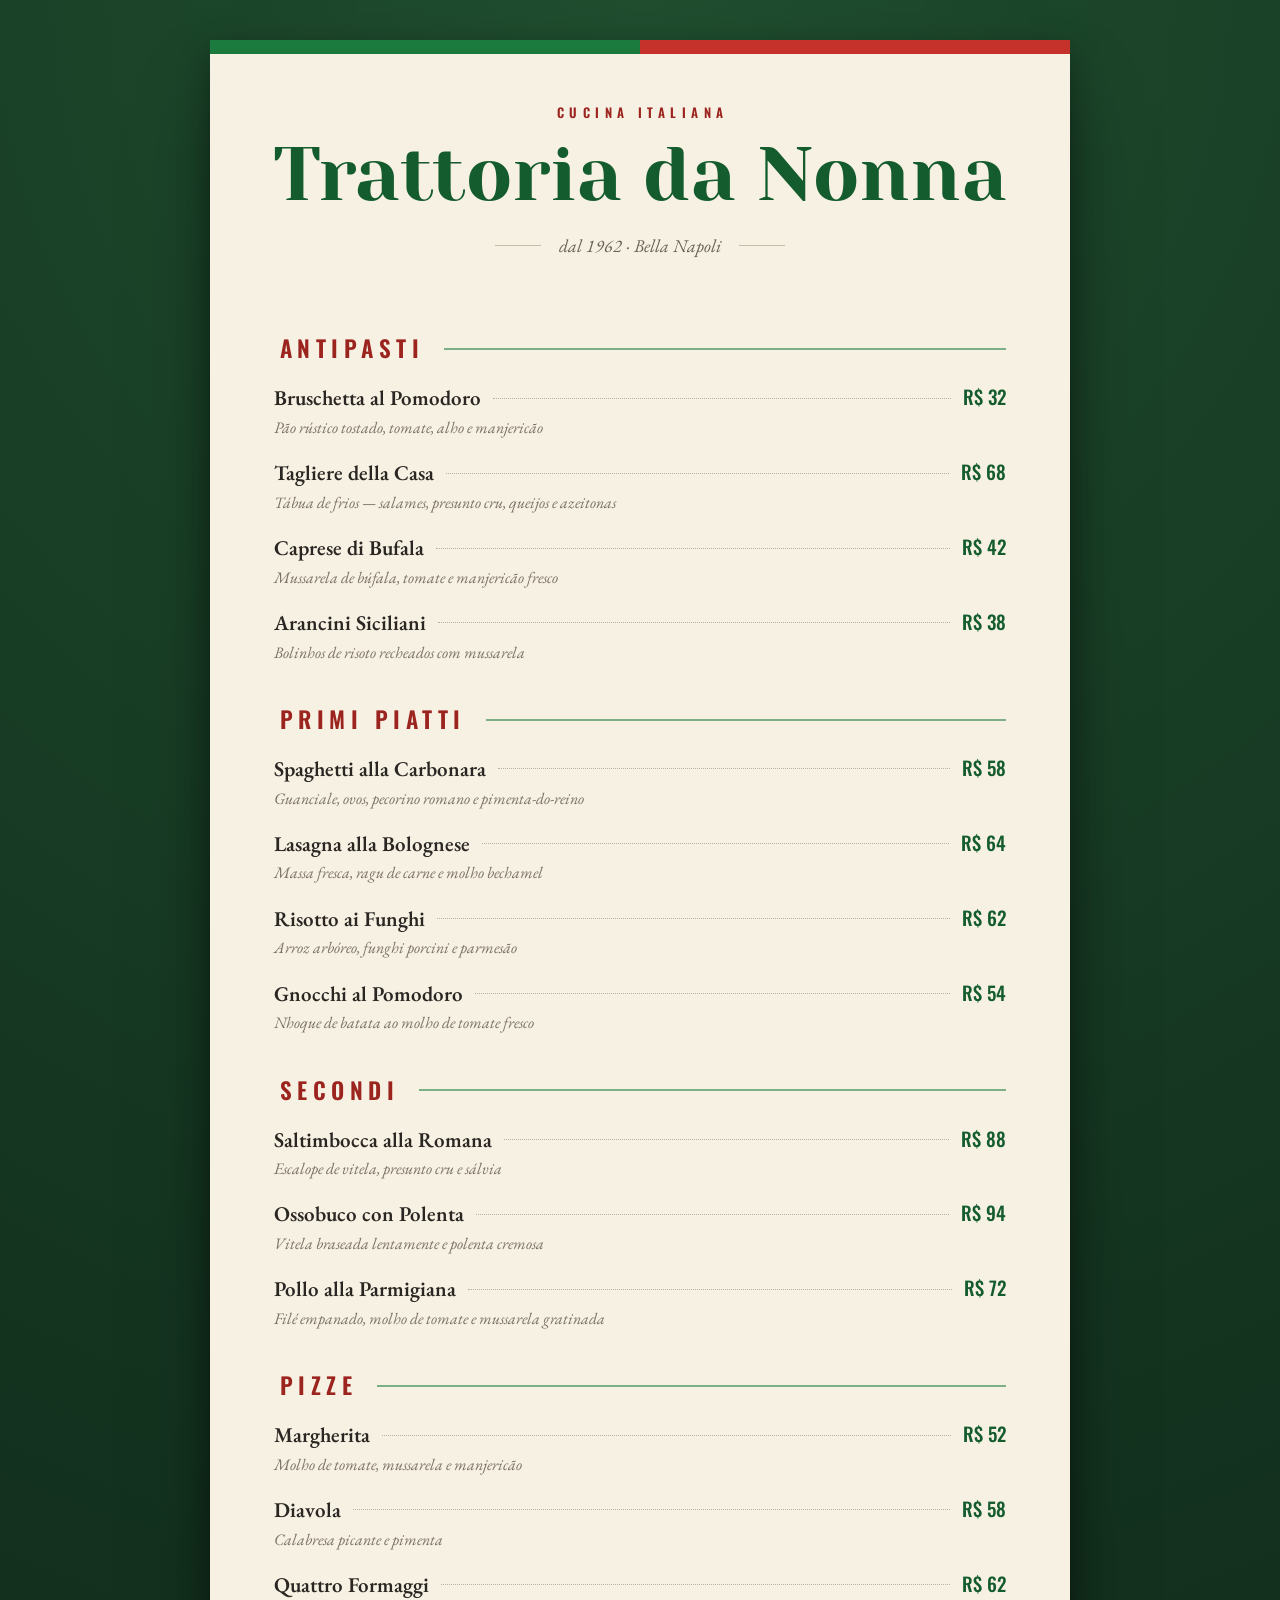
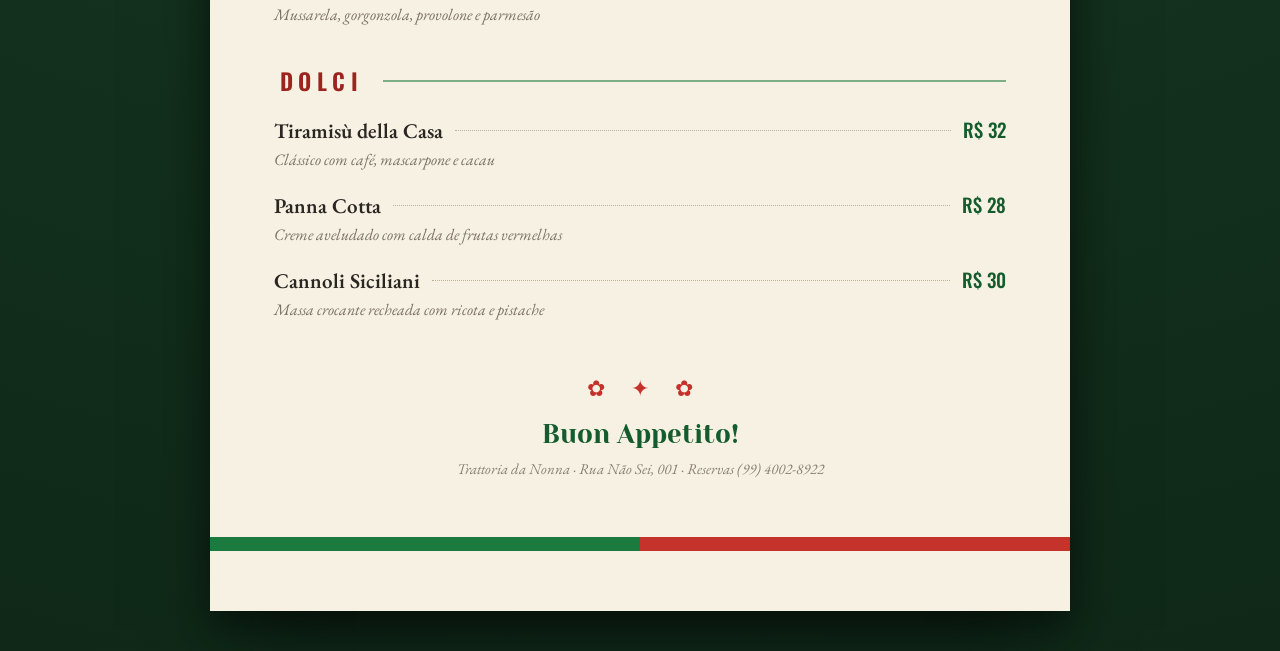
<file: index.html>
<!DOCTYPE html>
<html lang="pt-BR">
<head>
<meta charset="UTF-8" />
<meta name="viewport" content="width=device-width, initial-scale=1.0" />
<title>Trattoria da Nonna — Cardápio</title>
<link rel="preconnect" href="https://fonts.googleapis.com" />
<link rel="preconnect" href="https://fonts.gstatic.com" crossorigin />
<link href="https://fonts.googleapis.com/css2?family=Yeseva+One&family=EB+Garamond:ital,wght@0,400;0,500;0,600;1,400;1,500&family=Oswald:wght@500;600&display=swap" rel="stylesheet" />
<link rel="stylesheet" href="./css/styles.css" />
</head>
<body>

  <article class="menu" data-screen-label="Cardápio — La Bandiera">
    <div class="tricolor"></div>

    <header class="head">
      <div class="crest">Cucina Italiana</div>
      <h1>Trattoria da Nonna</h1>
      <div class="since">dal 1962 · Bella Napoli</div>
    </header>

    <section class="sec">
      <h2>Antipasti</h2>
      <div class="dish"><b>Bruschetta al Pomodoro</b><span>R$ 32</span><i>Pão rústico tostado, tomate, alho e manjericão</i></div>
      <div class="dish"><b>Tagliere della Casa</b><span>R$ 68</span><i>Tábua de frios — salames, presunto cru, queijos e azeitonas</i></div>
      <div class="dish"><b>Caprese di Bufala</b><span>R$ 42</span><i>Mussarela de búfala, tomate e manjericão fresco</i></div>
      <div class="dish"><b>Arancini Siciliani</b><span>R$ 38</span><i>Bolinhos de risoto recheados com mussarela</i></div>
    </section>

    <section class="sec">
      <h2>Primi Piatti</h2>
      <div class="dish"><b>Spaghetti alla Carbonara</b><span>R$ 58</span><i>Guanciale, ovos, pecorino romano e pimenta-do-reino</i></div>
      <div class="dish"><b>Lasagna alla Bolognese</b><span>R$ 64</span><i>Massa fresca, ragu de carne e molho bechamel</i></div>
      <div class="dish"><b>Risotto ai Funghi</b><span>R$ 62</span><i>Arroz arbóreo, funghi porcini e parmesão</i></div>
      <div class="dish"><b>Gnocchi al Pomodoro</b><span>R$ 54</span><i>Nhoque de batata ao molho de tomate fresco</i></div>
    </section>

    <section class="sec">
      <h2>Secondi</h2>
      <div class="dish"><b>Saltimbocca alla Romana</b><span>R$ 88</span><i>Escalope de vitela, presunto cru e sálvia</i></div>
      <div class="dish"><b>Ossobuco con Polenta</b><span>R$ 94</span><i>Vitela braseada lentamente e polenta cremosa</i></div>
      <div class="dish"><b>Pollo alla Parmigiana</b><span>R$ 72</span><i>Filé empanado, molho de tomate e mussarela gratinada</i></div>
    </section>

    <section class="sec">
      <h2>Pizze</h2>
      <div class="dish"><b>Margherita</b><span>R$ 52</span><i>Molho de tomate, mussarela e manjericão</i></div>
      <div class="dish"><b>Diavola</b><span>R$ 58</span><i>Calabresa picante e pimenta</i></div>
      <div class="dish"><b>Quattro Formaggi</b><span>R$ 62</span><i>Mussarela, gorgonzola, provolone e parmesão</i></div>
    </section>

    <section class="sec">
      <h2>Dolci</h2>
      <div class="dish"><b>Tiramisù della Casa</b><span>R$ 32</span><i>Clássico com café, mascarpone e cacau</i></div>
      <div class="dish"><b>Panna Cotta</b><span>R$ 28</span><i>Creme aveludado com calda de frutas vermelhas</i></div>
      <div class="dish"><b>Cannoli Siciliani</b><span>R$ 30</span><i>Massa crocante recheada com ricota e pistache</i></div>
    </section>

    <footer class="foot">
      <div class="orn">✿ ✦ ✿</div>
      <div class="buon">Buon Appetito!</div>
      <p>Trattoria da Nonna · Rua Não Sei, 001 · Reservas (99) 4002-8922</p>
    </footer>

    <div class="tricolor bottom"></div>
  </article>

</body>
</html>
</file>
<file: css/styles.css>
*, *::before, *::after { box-sizing: border-box; }
  :root {
    --green: #145c2e;
    --red: #9c241f;
    --ink: #2a2622;
    --muted: #7a7064;
    --paper: #f7f1e3;
    --dots: #bdb19a;
  }
  body {
    margin: 0;
    padding: 40px 20px;
    background: radial-gradient(circle at 50% 0%, #1f4d2e, #143420 60%, #0f2818);
    font: 400 16px/1.5 'EB Garamond', Georgia, serif;
    color: var(--ink);
    -webkit-font-smoothing: antialiased;
  }

  .menu {
    max-width: 860px;
    margin: 0 auto;
    padding-bottom: 60px;
    background: var(--paper);
    box-shadow: 0 40px 80px -24px rgba(0,0,0,.6), 0 12px 28px rgba(0,0,0,.35);
  }

  /* tricolor band (top & bottom) */
  .tricolor { display: flex; height: 14px; }
  .tricolor::before, .tricolor::after { content: ""; flex: 1; }
  .tricolor { background: var(--paper); }
  .tricolor::before { background: #1b7a3d; }
  .tricolor::after  { background: #c5312b; }
  .tricolor.bottom { margin-top: 56px; }

  /* header */
  .head { text-align: center; padding: 52px 40px 34px; }
  .crest {
    font: 600 13px/1 'Oswald', sans-serif;
    text-transform: uppercase; letter-spacing: .42em;
    color: var(--red); padding-left: .42em; margin-bottom: 18px;
  }
  h1 {
    margin: 0 0 18px;
    font: 400 clamp(46px, 9vw, 76px)/.98 'Yeseva One', serif;
    color: var(--green);
  }
  .since {
    display: inline-flex; align-items: center; gap: 18px;
    font-style: italic; font-size: 18px; color: #6b6256;
  }
  .since::before, .since::after { content: ""; width: 46px; height: 1px; background: #c7bca6; }

  /* section heading */
  .sec { padding: 0 clamp(28px, 6vw, 64px); margin-top: 44px; }
  h2 {
    display: flex; align-items: center; gap: 20px; margin: 0 0 22px;
    font: 600 clamp(19px, 3.2vw, 23px)/1 'Oswald', sans-serif;
    text-transform: uppercase; letter-spacing: .24em;
    color: var(--red); padding-left: .24em;
  }
  h2::after {
    content: ""; flex: 1;
    border-top: 2px solid #1b7a3d; opacity: .55;
  }

  /* dish: name · dotted leader · price, with description below */
  .dish {
    display: grid;
    grid-template-columns: max-content 1fr max-content;
    align-items: baseline; column-gap: 12px;
    margin-bottom: 18px;
  }
  .dish b { grid-area: 1 / 1; font-weight: 600; font-size: clamp(18px, 2.6vw, 21px); }
  .dish::before {
    content: ""; grid-area: 1 / 2; align-self: center;
    border-bottom: 1.5px dotted var(--dots);
  }
  .dish span { grid-area: 1 / 3; font: 500 clamp(17px, 2.6vw, 19px)/1 'Oswald', sans-serif; color: var(--green); white-space: nowrap; }
  .dish i {
    grid-area: 2 / 1 / 3 / -1; margin-top: 3px;
    font-size: clamp(14px, 2.1vw, 16px); color: var(--muted); line-height: 1.4;
  }

  /* footer */
  .foot { text-align: center; margin-top: 50px; padding: 0 40px; }
  .foot .orn { color: #c5312b; font-size: 22px; letter-spacing: .5em; padding-left: .5em; }
  .foot .buon { margin: 16px 0 10px; font: 400 26px/1 'Yeseva One', serif; color: var(--green); }
  .foot p { margin: 0; font-style: italic; font-size: 15px; line-height: 1.6; color: #8a8073; }

  @media print {
    body { padding: 0; background: #fff; }
    .menu { max-width: 100%; box-shadow: none; }
  }
</file>
